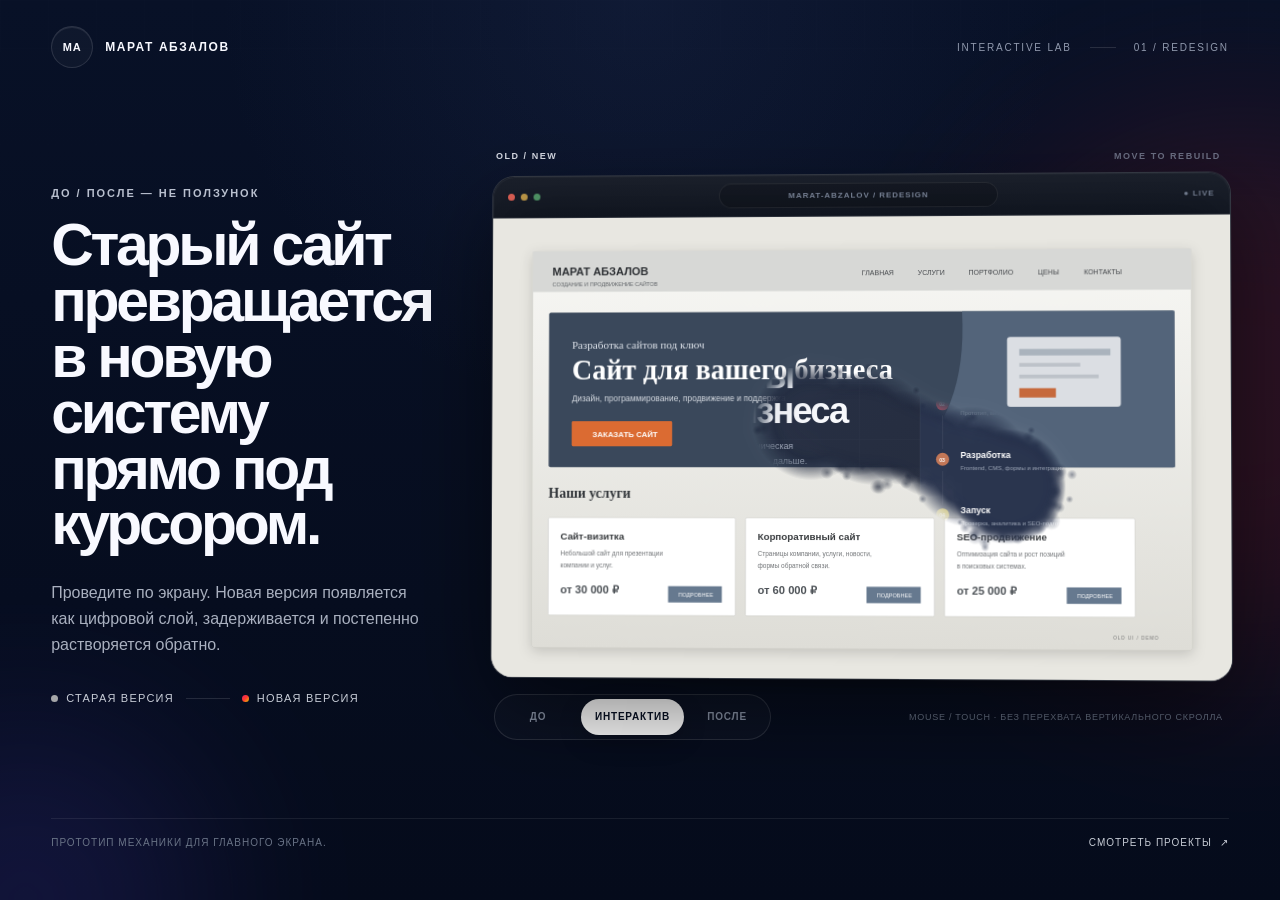
<file: index.html>
<!DOCTYPE html>
<html lang="ru">
<head>
  <meta charset="utf-8">
  <meta name="viewport" content="width=device-width, initial-scale=1, viewport-fit=cover">
  <meta name="theme-color" content="#070F24">
  <meta name="robots" content="noindex,nofollow">
  <title>Interactive redesign lab — Марат Абзалов</title>
  <link rel="stylesheet" href="css/lab-before-after.min.css">
</head>
<body>
  <main class="lab" data-redesign-lab>
    <div class="lab__glow lab__glow--one" aria-hidden="true"></div>
    <div class="lab__glow lab__glow--two" aria-hidden="true"></div>

    <header class="lab-header">
      <a class="lab-brand" href="index.html" aria-label="Вернуться на главную">
        <span class="lab-brand__mark" aria-hidden="true">MA</span>
        <span class="lab-brand__text">Марат Абзалов</span>
      </a>
      <div class="lab-header__meta" aria-label="Информация о демо">
        <span>Interactive lab</span>
        <span>01 / redesign</span>
      </div>
    </header>

    <section class="lab-hero" aria-labelledby="lab-title">
      <div class="lab-copy">
        <p class="lab-copy__eyebrow">До / после — не ползунок</p>
        <h1 class="lab-copy__title" id="lab-title">Старый сайт превращается в новую систему прямо под курсором.</h1>
        <p class="lab-copy__lead">Проведите по экрану. Новая версия появляется как цифровой слой, задерживается и постепенно растворяется обратно.</p>

        <div class="lab-copy__legend" aria-label="Состояния макета">
          <span class="lab-copy__legend-item"><i class="lab-copy__dot lab-copy__dot--old" aria-hidden="true"></i>Старая версия</span>
          <span class="lab-copy__legend-line" aria-hidden="true"></span>
          <span class="lab-copy__legend-item"><i class="lab-copy__dot lab-copy__dot--new" aria-hidden="true"></i>Новая версия</span>
        </div>
      </div>

      <div class="redesign" data-redesign>
        <div class="redesign__topline" aria-hidden="true">
          <span class="redesign__state" data-redesign-state>OLD / NEW</span>
          <span class="redesign__interaction">MOVE TO REBUILD</span>
        </div>

        <div class="redesign__perspective">
          <div class="redesign__object" data-redesign-object>
            <div class="redesign__shadow" aria-hidden="true"></div>
            <div class="browser-shell">
              <div class="browser-shell__bar" aria-hidden="true">
                <span class="browser-shell__lights"><i></i><i></i><i></i></span>
                <span class="browser-shell__address">marat-abzalov / redesign</span>
                <span class="browser-shell__signal">● LIVE</span>
              </div>
              <div class="browser-shell__viewport" data-redesign-surface>
                <canvas class="redesign-canvas" data-redesign-canvas aria-label="Интерактивное сравнение старой и новой версии сайта"></canvas>
                <div class="redesign__fallback" data-redesign-fallback aria-hidden="true">
                  <img src="img/lab-before-after/site-before.svg" alt="">
                  <img src="img/lab-before-after/site-after.svg" alt="">
                </div>
                <div class="redesign__cursor" data-redesign-cursor aria-hidden="true">
                  <span data-redesign-cursor-label>NEW</span>
                </div>
                <div class="redesign__hint" data-redesign-hint aria-hidden="true">
                  <span class="redesign__hint-pointer"></span>
                  <span>Проведите курсором</span>
                </div>
              </div>
            </div>
          </div>
        </div>

        <div class="redesign__footer">
          <div class="redesign__controls" role="group" aria-label="Показать версию сайта">
            <button class="redesign__control is-active" type="button" data-redesign-mode="old">До</button>
            <button class="redesign__control" type="button" data-redesign-mode="interactive">Интерактив</button>
            <button class="redesign__control" type="button" data-redesign-mode="new">После</button>
          </div>
          <p class="redesign__note">Mouse / touch · без перехвата вертикального скролла</p>
        </div>
      </div>
    </section>

    <footer class="lab-footer">
      <p>Прототип механики для главного экрана.</p>
      <a href="https://neotwalker.github.io/MA/archive-case.html">Смотреть проекты <span aria-hidden="true">↗</span></a>
    </footer>
  </main>
  <script src="js/lab-before-after.min.js" defer></script>
</body>
</html>
</file>
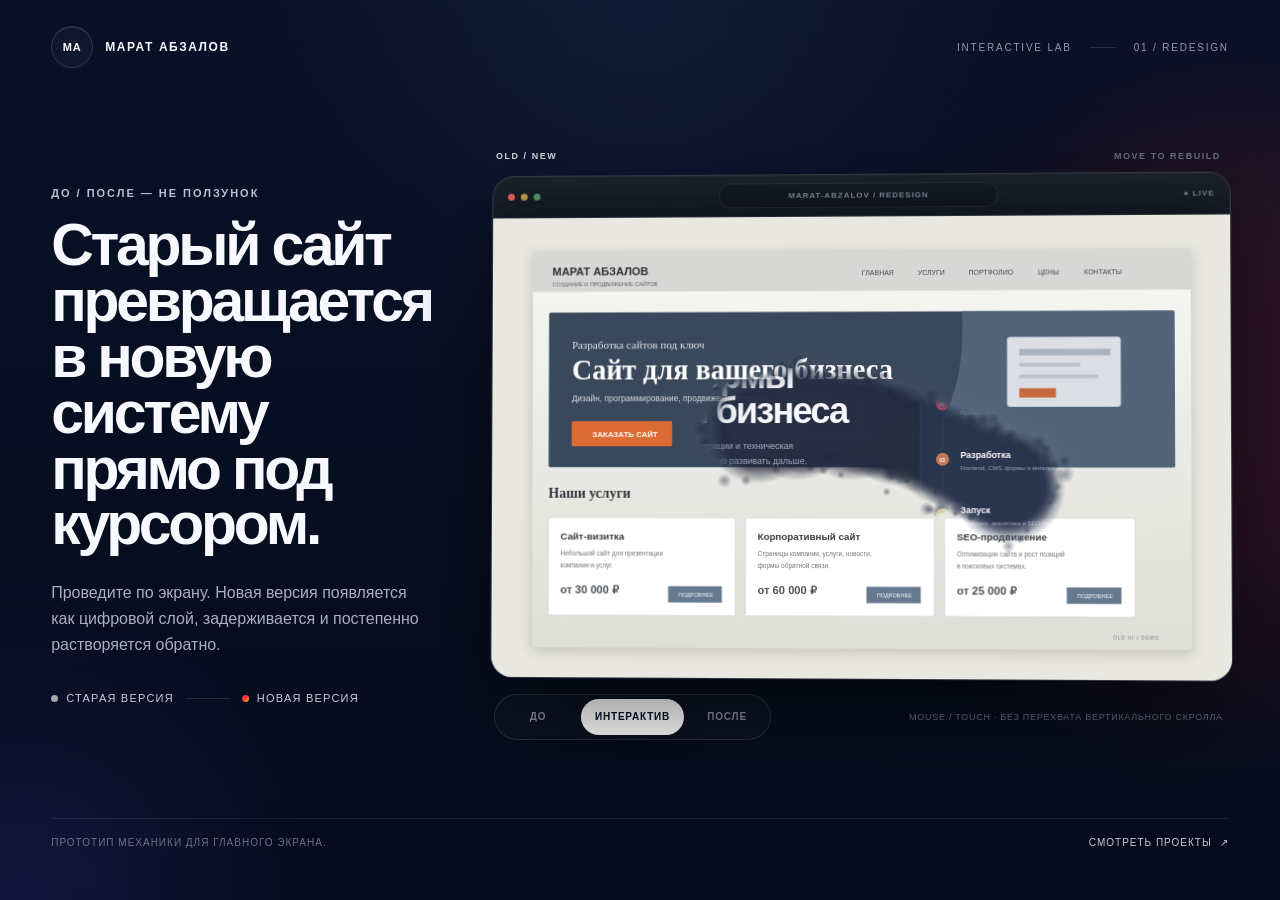
<file: lab-before-after.html>
<!DOCTYPE html>
<html lang="ru">
<head>
  <meta charset="utf-8">
  <meta name="viewport" content="width=device-width, initial-scale=1, viewport-fit=cover">
  <meta name="theme-color" content="#070F24">
  <meta name="robots" content="noindex,nofollow">
  <title>Interactive redesign lab — Марат Абзалов</title>
  <link rel="stylesheet" href="css/lab-before-after.min.css">
</head>
<body>
  <main class="lab" data-redesign-lab>
    <div class="lab__glow lab__glow--one" aria-hidden="true"></div>
    <div class="lab__glow lab__glow--two" aria-hidden="true"></div>

    <header class="lab-header">
      <a class="lab-brand" href="index.html" aria-label="Вернуться на главную">
        <span class="lab-brand__mark" aria-hidden="true">MA</span>
        <span class="lab-brand__text">Марат Абзалов</span>
      </a>
      <div class="lab-header__meta" aria-label="Информация о демо">
        <span>Interactive lab</span>
        <span>01 / redesign</span>
      </div>
    </header>

    <section class="lab-hero" aria-labelledby="lab-title">
      <div class="lab-copy">
        <p class="lab-copy__eyebrow">До / после — не ползунок</p>
        <h1 class="lab-copy__title" id="lab-title">Старый сайт превращается в новую систему прямо под курсором.</h1>
        <p class="lab-copy__lead">Проведите по экрану. Новая версия появляется как цифровой слой, задерживается и постепенно растворяется обратно.</p>

        <div class="lab-copy__legend" aria-label="Состояния макета">
          <span class="lab-copy__legend-item"><i class="lab-copy__dot lab-copy__dot--old" aria-hidden="true"></i>Старая версия</span>
          <span class="lab-copy__legend-line" aria-hidden="true"></span>
          <span class="lab-copy__legend-item"><i class="lab-copy__dot lab-copy__dot--new" aria-hidden="true"></i>Новая версия</span>
        </div>
      </div>

      <div class="redesign" data-redesign>
        <div class="redesign__topline" aria-hidden="true">
          <span class="redesign__state" data-redesign-state>OLD / NEW</span>
          <span class="redesign__interaction">MOVE TO REBUILD</span>
        </div>

        <div class="redesign__perspective">
          <div class="redesign__object" data-redesign-object>
            <div class="redesign__shadow" aria-hidden="true"></div>
            <div class="browser-shell">
              <div class="browser-shell__bar" aria-hidden="true">
                <span class="browser-shell__lights"><i></i><i></i><i></i></span>
                <span class="browser-shell__address">marat-abzalov / redesign</span>
                <span class="browser-shell__signal">● LIVE</span>
              </div>
              <div class="browser-shell__viewport" data-redesign-surface>
                <canvas class="redesign-canvas" data-redesign-canvas aria-label="Интерактивное сравнение старой и новой версии сайта"></canvas>
                <div class="redesign__fallback" data-redesign-fallback aria-hidden="true">
                  <img src="img/lab-before-after/site-before.svg" alt="">
                  <img src="img/lab-before-after/site-after.svg" alt="">
                </div>
                <div class="redesign__cursor" data-redesign-cursor aria-hidden="true">
                  <span data-redesign-cursor-label>NEW</span>
                </div>
                <div class="redesign__hint" data-redesign-hint aria-hidden="true">
                  <span class="redesign__hint-pointer"></span>
                  <span>Проведите курсором</span>
                </div>
              </div>
            </div>
          </div>
        </div>

        <div class="redesign__footer">
          <div class="redesign__controls" role="group" aria-label="Показать версию сайта">
            <button class="redesign__control is-active" type="button" data-redesign-mode="old">До</button>
            <button class="redesign__control" type="button" data-redesign-mode="interactive">Интерактив</button>
            <button class="redesign__control" type="button" data-redesign-mode="new">После</button>
          </div>
          <p class="redesign__note">Mouse / touch · без перехвата вертикального скролла</p>
        </div>
      </div>
    </section>

    <footer class="lab-footer">
      <p>Прототип механики для главного экрана.</p>
      <a href="archive-case.html">Смотреть проекты <span aria-hidden="true">↗</span></a>
    </footer>
  </main>
  <script src="js/lab-before-after.min.js" defer></script>
</body>
</html>
</file>
<file: css/lab-before-after.min.css>
:root{color-scheme:dark;--bg:#070f24;--panel:#0b1530;--text:#f8f9ff;--muted:#9099ad;--line:rgba(255,255,255,.12);--accent:#ff3a2f;--accent2:#e2cc00;--pink:#e3255e;--ease:cubic-bezier(.2,.75,.25,1)}*{box-sizing:border-box}html{background:var(--bg);scroll-behavior:smooth}body{margin:0;min-width:320px;background:var(--bg);color:var(--text);font-family:Inter,Manrope,-apple-system,BlinkMacSystemFont,"Segoe UI",Arial,sans-serif;-webkit-font-smoothing:antialiased}.lab{position:relative;min-height:100svh;overflow:hidden;padding:26px clamp(20px,4vw,72px) 28px;background:radial-gradient(circle at 50% 0,rgba(50,67,115,.18),transparent 38%),linear-gradient(180deg,#081127 0%,#050b1b 100%)}.lab:before{content:"";position:absolute;inset:0;pointer-events:none;opacity:.2;background-image:linear-gradient(rgba(255,255,255,.025) 1px,transparent 1px),linear-gradient(90deg,rgba(255,255,255,.025) 1px,transparent 1px);background-size:48px 48px;mask-image:linear-gradient(to bottom,#000,transparent 68%)}.lab__glow{position:absolute;border-radius:50%;filter:blur(90px);pointer-events:none;opacity:.14}.lab__glow--one{width:42vw;height:42vw;right:-18vw;top:14vh;background:#ff2323}.lab__glow--two{width:28vw;height:28vw;left:-12vw;bottom:-14vw;background:#6551ff}.lab-header,.lab-footer,.lab-hero{position:relative;z-index:2}.lab-header{display:flex;align-items:center;justify-content:space-between;gap:24px}.lab-brand{display:inline-flex;align-items:center;gap:12px;color:var(--text);text-decoration:none}.lab-brand__mark{display:grid;place-items:center;width:42px;height:42px;border:1px solid var(--line);border-radius:50%;font-size:11px;font-weight:800;letter-spacing:.08em;background:rgba(255,255,255,.03);box-shadow:inset 0 1px rgba(255,255,255,.08)}.lab-brand__text{text-transform:uppercase;font-size:12px;font-weight:750;letter-spacing:.13em}.lab-header__meta{display:flex;align-items:center;gap:18px;color:var(--muted);font-size:10px;text-transform:uppercase;letter-spacing:.18em}.lab-header__meta span+span:before{content:"";display:inline-block;width:26px;height:1px;margin-right:18px;vertical-align:middle;background:var(--line)}.lab-hero{display:grid;grid-template-columns:minmax(250px,.78fr) minmax(520px,1.55fr);align-items:center;gap:clamp(30px,5vw,92px);min-height:calc(100svh - 150px);padding:clamp(52px,7vh,96px) 0 58px}.lab-copy{align-self:center;max-width:610px}.lab-copy__eyebrow{margin:0 0 18px;color:#b9c0cf;font-size:11px;font-weight:800;letter-spacing:.18em;text-transform:uppercase}.lab-copy__title{margin:0;max-width:13ch;font-size:clamp(38px,4.6vw,80px);line-height:.95;letter-spacing:-.055em;font-weight:680;text-wrap:balance}.lab-copy__lead{max-width:590px;margin:28px 0 0;color:#a9b0bf;font-size:clamp(15px,1.25vw,19px);line-height:1.62}.lab-copy__legend{display:flex;align-items:center;gap:12px;margin-top:34px;color:#c8cdd7;font-size:11px;text-transform:uppercase;letter-spacing:.11em}.lab-copy__legend-item{display:inline-flex;align-items:center;gap:8px;white-space:nowrap}.lab-copy__dot{display:block;width:7px;height:7px;border-radius:50%}.lab-copy__dot--old{background:#a6a7a9}.lab-copy__dot--new{background:linear-gradient(135deg,var(--pink),var(--accent),var(--accent2))}.lab-copy__legend-line{width:44px;height:1px;background:var(--line)}.redesign{width:min(100%,1100px);margin-left:auto;user-select:none}.redesign__topline,.redesign__footer{display:flex;align-items:center;justify-content:space-between;gap:18px}.redesign__topline{padding:0 8px 12px;color:#8f98ad;font-size:9px;font-weight:800;letter-spacing:.17em}.redesign__state{color:#d8dce6}.redesign__interaction{opacity:.7}.redesign__perspective{perspective:1500px}.redesign__object{position:relative;transform-style:preserve-3d;transform:rotateX(var(--rx,1deg)) rotateY(var(--ry,-2deg)) translateZ(0);transition:transform .55s var(--ease);will-change:transform}.redesign__object.is-following{transition:transform .18s linear}.redesign__shadow{position:absolute;z-index:-1;left:7%;right:7%;bottom:-8%;height:22%;border-radius:50%;background:rgba(0,0,0,.65);filter:blur(32px);transform:translateZ(-60px) rotateX(76deg);opacity:.85}.browser-shell{position:relative;overflow:hidden;border:1px solid rgba(255,255,255,.17);border-radius:22px;background:#090e1a;box-shadow:0 34px 90px rgba(0,0,0,.5),inset 0 1px rgba(255,255,255,.08)}.browser-shell:after{content:"";position:absolute;inset:0;z-index:5;pointer-events:none;border-radius:inherit;box-shadow:inset 0 0 0 1px rgba(255,255,255,.04),inset 0 20px 50px rgba(255,255,255,.025)}.browser-shell__bar{display:grid;grid-template-columns:1fr minmax(160px,280px) 1fr;align-items:center;height:42px;padding:0 15px;border-bottom:1px solid rgba(255,255,255,.08);background:linear-gradient(180deg,#171c27,#10151f);color:#747e91;font-size:8px;font-weight:700;letter-spacing:.12em;text-transform:uppercase}.browser-shell__lights{display:flex;gap:6px}.browser-shell__lights i{width:7px;height:7px;border-radius:50%;background:#3b414e}.browser-shell__lights i:first-child{background:#d45a4f}.browser-shell__lights i:nth-child(2){background:#b69143}.browser-shell__lights i:nth-child(3){background:#4a8d60}.browser-shell__address{overflow:hidden;padding:7px 14px;border:1px solid rgba(255,255,255,.07);border-radius:99px;background:rgba(0,0,0,.16);text-align:center;text-overflow:ellipsis;white-space:nowrap}.browser-shell__signal{justify-self:end;color:#6e788a}.browser-shell__viewport{position:relative;aspect-ratio:16/10;overflow:hidden;background:#e8e6df;cursor:none;touch-action:pan-y}.redesign-canvas{display:block;width:100%;height:100%;background:#e8e6df}.redesign__fallback{position:absolute;inset:0;display:none}.redesign__fallback img{position:absolute;inset:0;width:100%;height:100%;object-fit:cover}.redesign__fallback img:last-child{clip-path:polygon(55% 0,100% 0,100% 100%,45% 100%)}.redesign__cursor{position:absolute;z-index:8;left:0;top:0;display:grid;place-items:center;width:64px;height:64px;border:1px solid rgba(255,255,255,.78);border-radius:50%;background:rgba(7,15,36,.15);backdrop-filter:blur(5px);color:#fff;font-size:8px;font-weight:900;letter-spacing:.16em;pointer-events:none;opacity:0;transform:translate3d(-50%,-50%,0) scale(.8);transition:opacity .18s ease,transform .18s var(--ease);mix-blend-mode:difference}.redesign__cursor.is-visible{opacity:1;transform:translate3d(-50%,-50%,0) scale(1)}.redesign__hint{position:absolute;z-index:7;left:50%;top:52%;display:flex;align-items:center;gap:12px;padding:10px 14px;border:1px solid rgba(255,255,255,.16);border-radius:99px;background:rgba(7,15,36,.78);box-shadow:0 12px 40px rgba(0,0,0,.28);color:#fff;font-size:9px;font-weight:800;letter-spacing:.11em;text-transform:uppercase;transform:translate(-50%,-50%);transition:opacity .35s ease,visibility .35s ease}.redesign__hint.is-hidden{opacity:0;visibility:hidden}.redesign__hint-pointer{position:relative;width:16px;height:16px;border:1px solid rgba(255,255,255,.7);border-radius:50%}.redesign__hint-pointer:after{content:"";position:absolute;left:50%;top:50%;width:3px;height:3px;border-radius:50%;background:#fff;transform:translate(-50%,-50%)}.redesign__footer{padding:15px 6px 0}.redesign__controls{display:inline-flex;gap:4px;padding:4px;border:1px solid var(--line);border-radius:99px;background:rgba(255,255,255,.025)}.redesign__control{min-width:78px;min-height:36px;padding:8px 14px;border:0;border-radius:99px;background:transparent;color:#8993a6;font:inherit;font-size:10px;font-weight:800;letter-spacing:.08em;text-transform:uppercase;cursor:pointer;transition:background .25s ease,color .25s ease,box-shadow .25s ease}.redesign__control:hover{color:#fff}.redesign__control:focus-visible{outline:2px solid #fff;outline-offset:2px}.redesign__control.is-active{background:#fff;color:#071024;box-shadow:0 8px 24px rgba(0,0,0,.18)}.redesign__note{margin:0;color:#697386;font-size:9px;letter-spacing:.08em;text-transform:uppercase}.lab-footer{display:flex;align-items:center;justify-content:space-between;gap:20px;padding-top:18px;border-top:1px solid rgba(255,255,255,.08);color:#697386;font-size:10px;text-transform:uppercase;letter-spacing:.1em}.lab-footer p{margin:0}.lab-footer a{display:inline-flex;align-items:center;gap:8px;color:#c7ccd5;text-decoration:none;transition:color .2s ease}.lab-footer a:hover{color:#fff}@media(max-width:1180px){.lab-hero{grid-template-columns:1fr;gap:52px;padding-top:64px}.lab-copy{max-width:820px}.lab-copy__title{max-width:15ch}.redesign{width:min(100%,980px);margin:0 auto}.lab-footer{margin-top:12px}}@media(max-width:767px){.lab{padding:18px 16px 22px}.lab-header__meta span:first-child{display:none}.lab-header__meta span+span:before{display:none}.lab-brand__text{font-size:10px}.lab-hero{display:block;min-height:auto;padding:56px 0 44px}.lab-copy__eyebrow{margin-bottom:14px}.lab-copy__title{max-width:12ch;font-size:clamp(38px,12vw,58px)}.lab-copy__lead{margin-top:22px;font-size:15px}.lab-copy__legend{margin-top:26px;overflow:hidden;font-size:9px}.redesign{margin-top:46px}.redesign__topline{padding-bottom:10px}.redesign__interaction{display:none}.browser-shell{border-radius:14px}.browser-shell__bar{grid-template-columns:auto 1fr auto;height:34px;padding:0 10px}.browser-shell__address{margin:0 10px;padding:5px 9px;font-size:7px}.browser-shell__signal{font-size:0}.browser-shell__signal:after{content:"●";font-size:8px}.browser-shell__viewport{aspect-ratio:10/8;cursor:default}.redesign__cursor{display:none}.redesign__hint{top:auto;bottom:14px;padding:9px 12px;font-size:8px;transform:translateX(-50%)}.redesign__footer{align-items:flex-start;flex-direction:column;padding-top:12px}.redesign__controls{width:100%}.redesign__control{flex:1;min-width:0}.redesign__note{line-height:1.45}.lab-footer{align-items:flex-start;flex-direction:column}.lab__glow--one{width:90vw;height:90vw;right:-52vw}.lab__glow--two{width:70vw;height:70vw;left:-40vw}}@media(prefers-reduced-motion:reduce){html{scroll-behavior:auto}.redesign__object,.redesign__cursor,.redesign__hint,.redesign__control{transition:none!important}.redesign__hint{display:none}}
</file>
